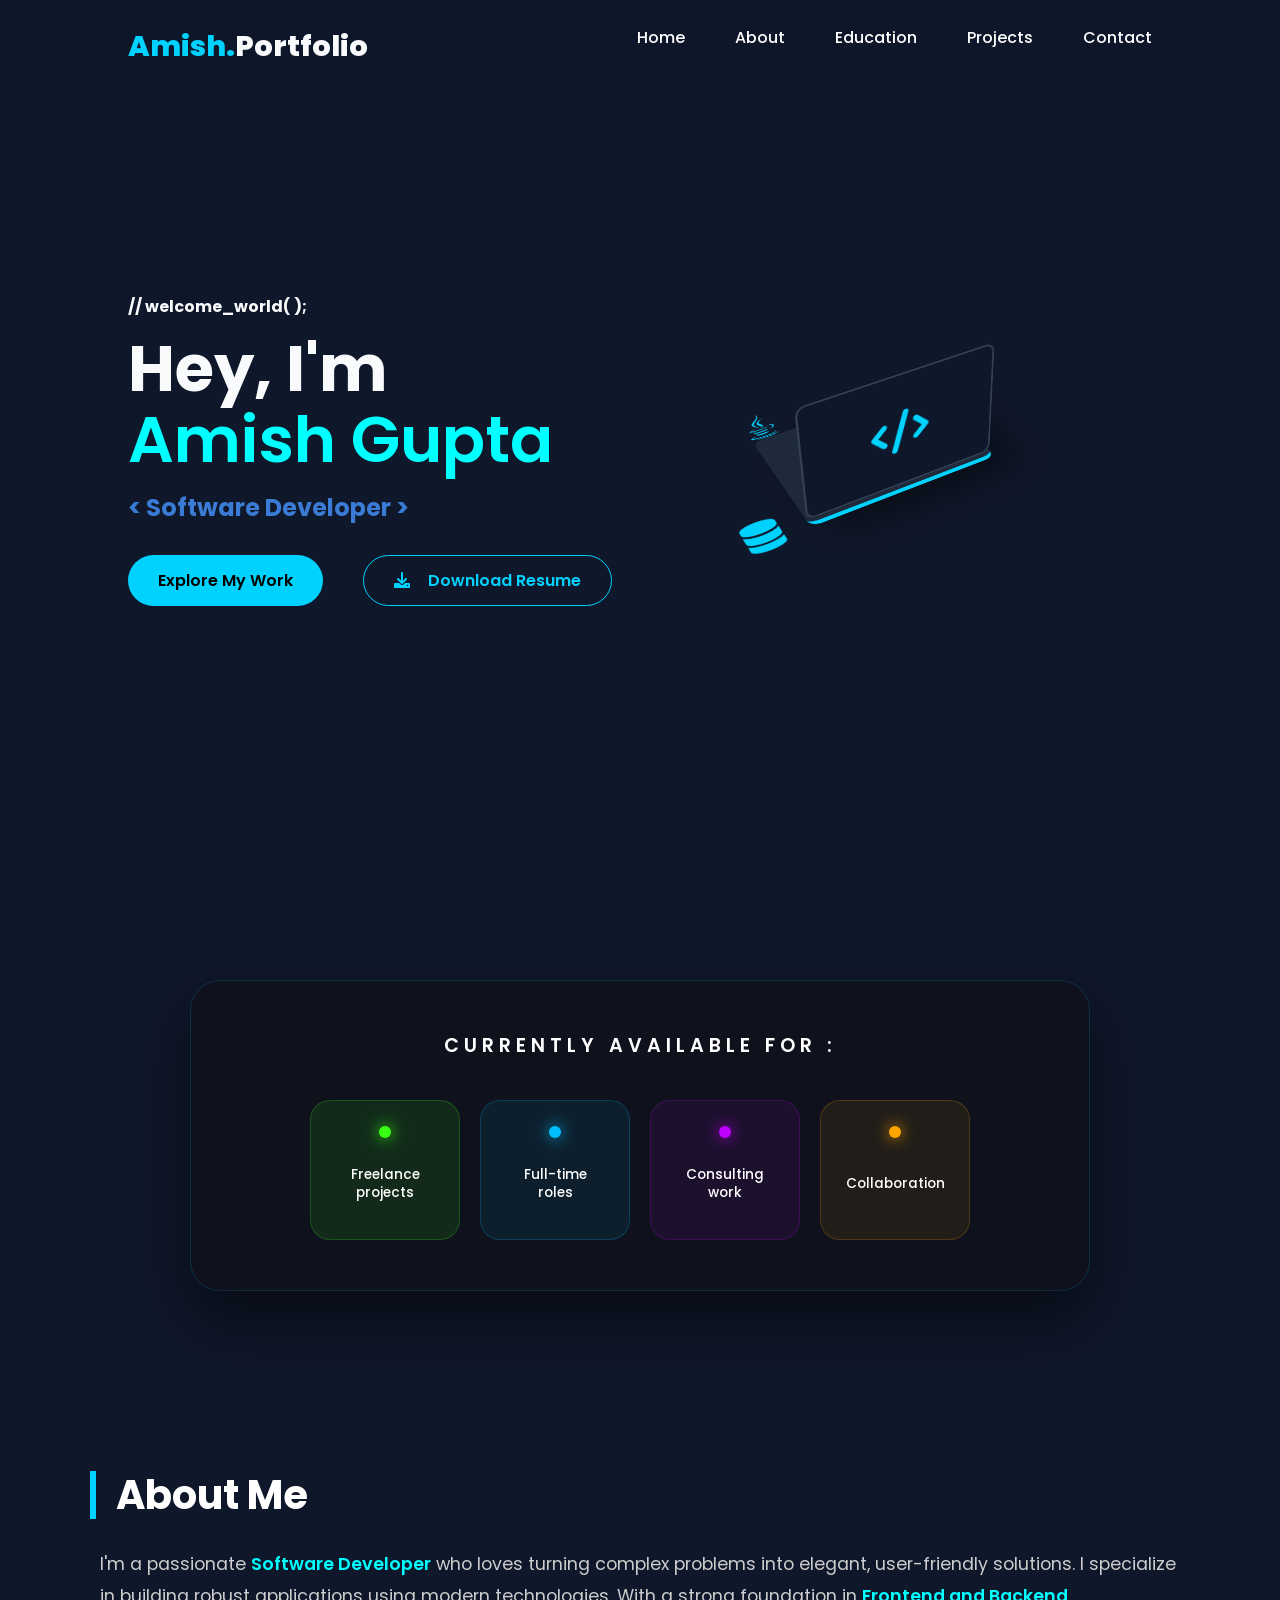
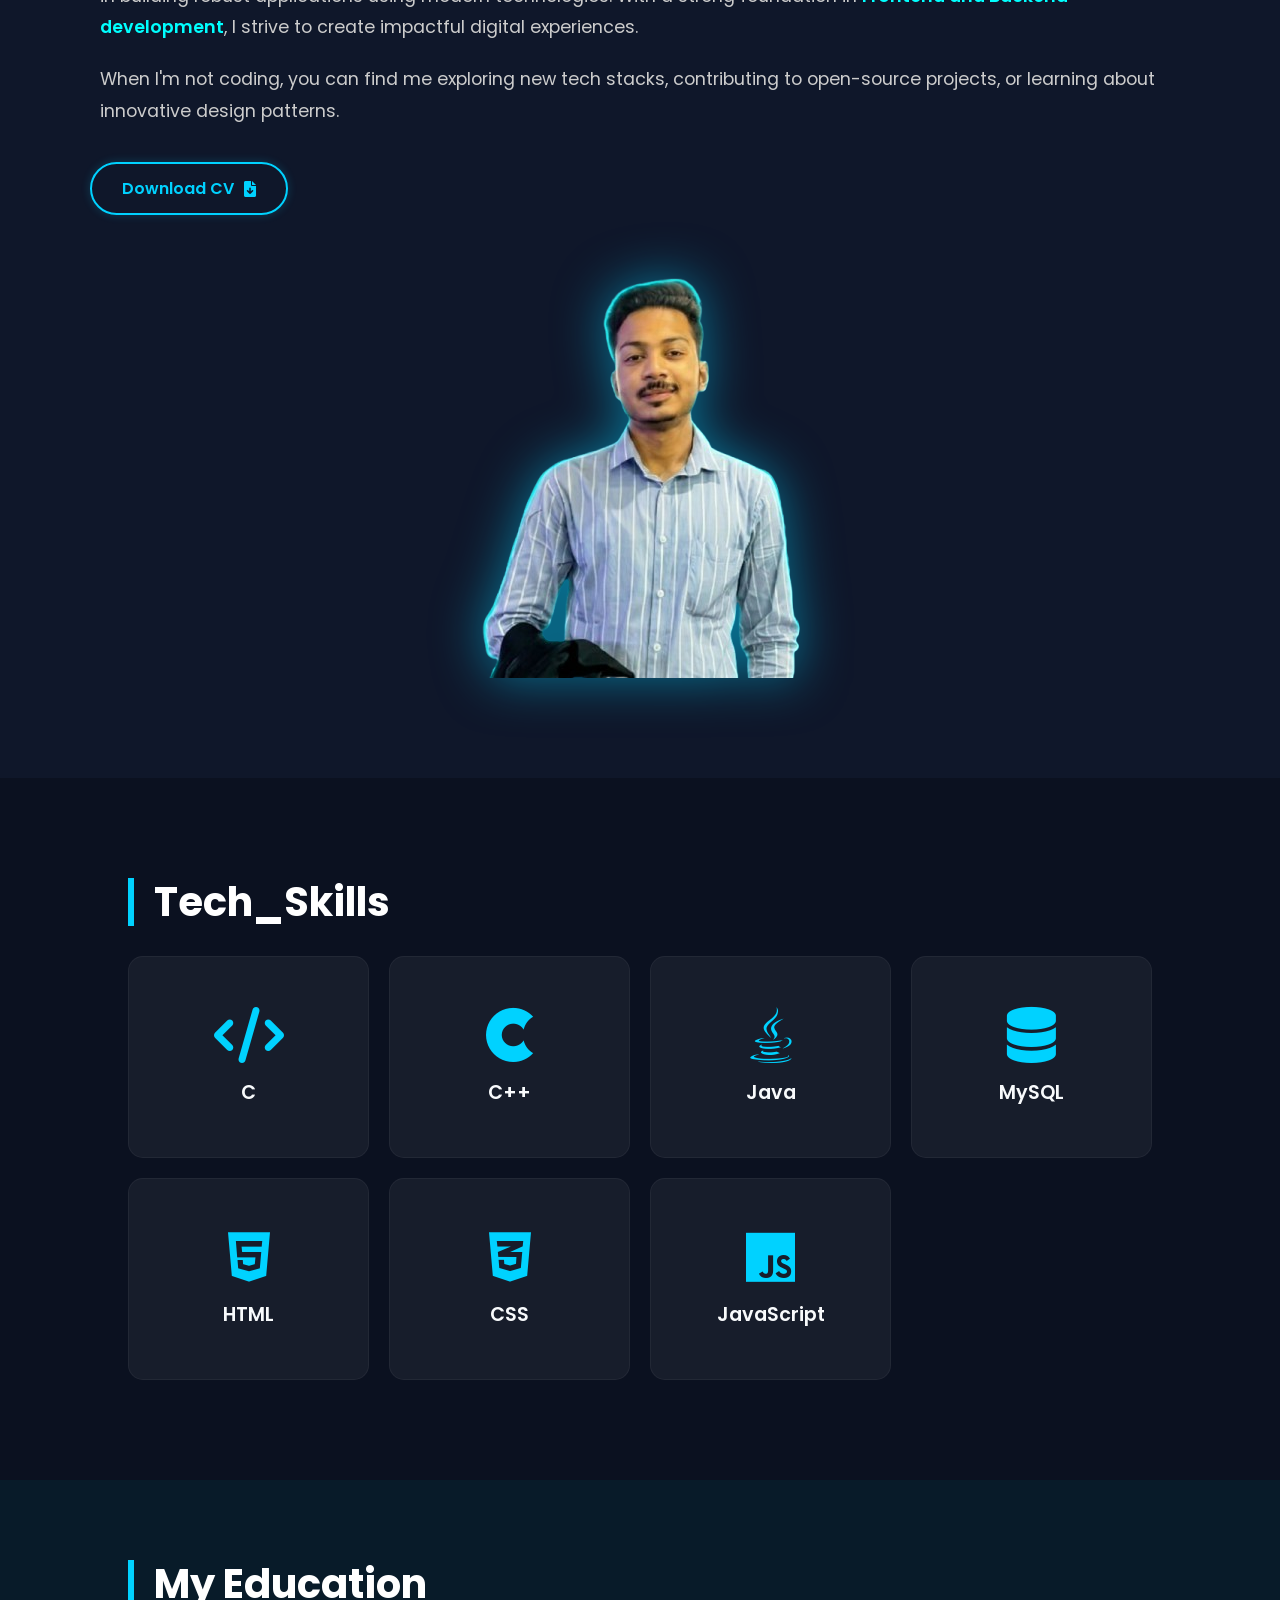
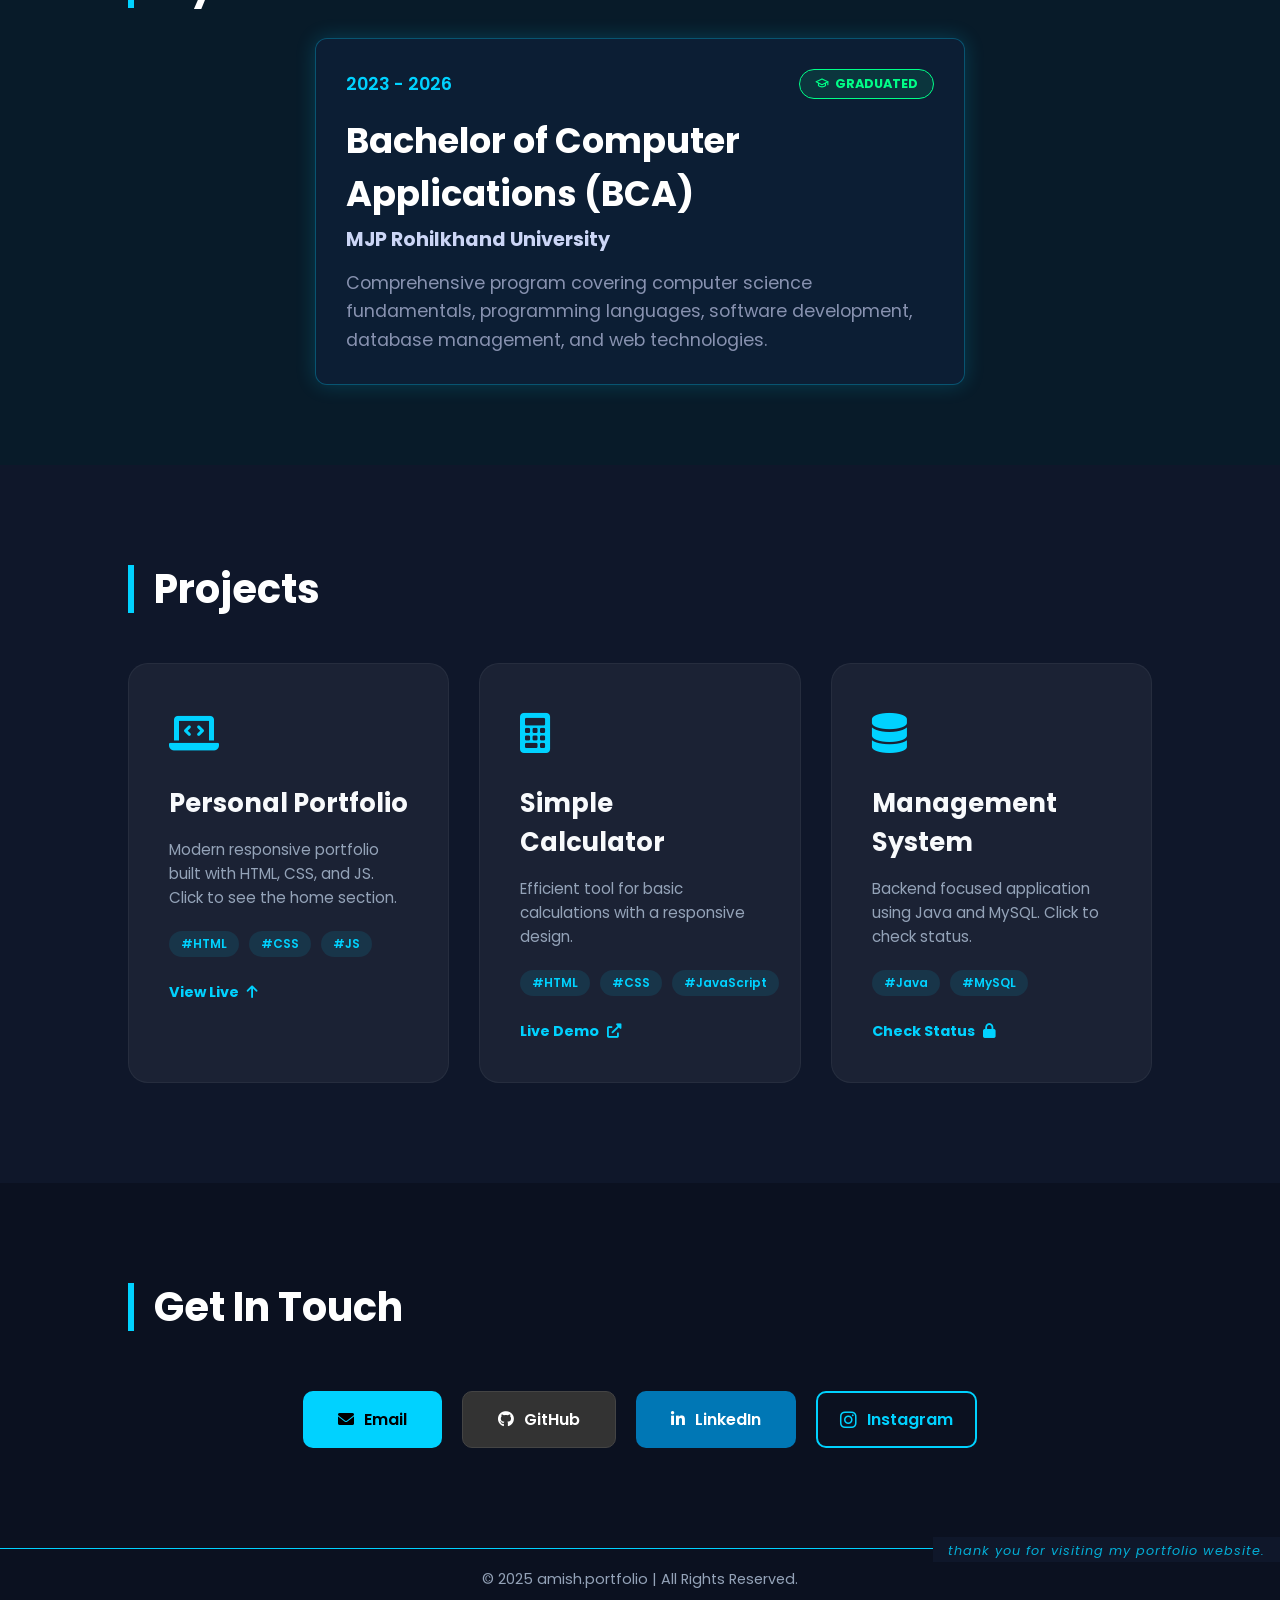
<file: index.html>
<!DOCTYPE html>
<html lang="en">
<head>
    <meta charset="UTF-8">
    <meta name="viewport" content="width=device-width, initial-scale=1.0">
    <link rel="icon" type="image/x-icon" href="assets/AG_logo.png"> 
    <link rel="stylesheet" href="style.css">
    <meta name="viewport" content="width=device-width, initial-scale=1.0">

<link rel="stylesheet" href="https://cdnjs.cloudflare.com/ajax/libs/font-awesome/6.0.0/css/all.min.css">
    <title>Amish Gupta | Portfolio</title>
    <link rel="stylesheet" href="style.css">
    <link rel="stylesheet" href="https://cdnjs.cloudflare.com/ajax/libs/font-awesome/6.0.0/css/all.min.css">
    <link href="https://fonts.googleapis.com/css2?family=Poppins:wght@300;400;600;800&display=swap" rel="stylesheet">
</head>
<body>

   <nav>
    <div class="logo"><span>Amish.</span>Portfolio</div>
    
    <div class="menu-toggle" id="mobile-menu">
        <span class="bar"></span>
        <span class="bar"></span>
        <span class="bar"></span>
    </div>

    <ul class="nav-links">
        <li><a href="#home">Home</a></li>
        <li><a href="#about">About</a></li>
        <li><a href="#education">Education</a></li>
        <li><a href="#projects">Projects</a></li>
        <li><a href="#contact">Contact</a></li>
    </ul>
</nav>

    <section id="home" class="hero fullscreen">
        <div class="hero-container">
            <div class="hero-text">
                 <h4 class="greeting">// welcome_world( );</h4>
                <h1 class="floating-text">Hey, I'm <br><span class="highlight">Amish Gupta</span></h1>
                
                <p class="role-text">&lt; Software Developer &gt;</p>
                
                
                <div class="hero-btns">
                    <a href="#projects" class="btn primary">Explore My Work</a>
                    <a href="assets/Amish_Gupta_Resume.pdf" class="btn secondary" download>
    <i class="fa-solid fa-download"></i> Download Resume
</a>
                </div>
            </div>
            
            <div class="hero-visual">
                <div class="iso-box">
                    <div class="laptop-base"></div>
                    <div class="laptop-screen">
                        <div class="screen-glow"></div>
                        <i class="fas fa-code"></i>
                    </div>
                    <div class="float-icon icon-1"><i class="fab fa-java"></i></div>
                    <div class="float-icon icon-2"><i class="fab fa-js"></i></div>
                    <div class="float-icon icon-3"><i class="fas fa-database"></i></div>
                </div>
            </div>
        </div>
    </section>

    <section class="availability-section">
    <div class="availability-card-wrapper">
        <h2 class="availability-title">Currently available for :</h2>
        <div class="availability-items">
            <div class="avail-item box freelance">
                <span class="dot"></span>
                <span class="item-text">Freelance<br>projects</span>
            </div>
            <div class="avail-item box fulltime">
                <span class="dot"></span>
                <span class="item-text">Full-time<br>roles</span>
            </div>
            <div class="avail-item box consulting">
                <span class="dot"></span>
                <span class="item-text">Consulting<br>work</span>
            </div>
            <div class="avail-item box collaboration">
                <span class="dot"></span>
                <span class="item-text">Collaboration</span>
            </div>
        </div>
    </div>
</section>

    <section id="about" class="about-section">
    <div class="about-container">
        
        <div class="about-content">
            <h2 class="section-title">About Me</h2>
            <p class="about-text">
                I'm a passionate <span class="highlight">Software Developer</span> who loves turning complex problems into elegant, user-friendly solutions. I specialize in building robust applications using modern technologies. With a strong foundation in <span class="highlight">Frontend and Backend development</span>, I strive to create impactful digital experiences.
            </p>
            <p class="about-text">
                When I'm not coding, you can find me exploring new tech stacks, contributing to open-source projects, or learning about innovative design patterns.
            </p>
            
            <div class="about-cta">
                <a href="assets/Amish_Gupta_Resume.pdf" class="btn btn-cv" download>
                    Download CV <i class="fas fa-file-download"></i>
                </a>
            </div>
        </div>
        
        <div class="about-image-wrapper">
            <img src="assets/profile_pic.png" alt="Amish Gupta" class="about-image">
        </div>
        
    </div>
</section>

    <section id="skills" class="section bg-dark-alt">
        <div class="container">
            <h2 class="section-title">Tech_Skills</h2>
            <div class="skills-grid">
                <div class="skill-card" onclick="openSkill('C', 'Mastered memory management and procedural logic.')"><i class="fas fa-code"></i><span>C</span></div>
                <div class="skill-card" onclick="openSkill('C++', 'Deep understanding of OOPs and Algorithms.')"><i class="fab fa-cuttlefish"></i><span>C++</span></div>
                <div class="skill-card" onclick="openSkill('Java', 'Building robust and scalable applications.')"><i class="fab fa-java"></i><span>Java</span></div>
                <div class="skill-card" onclick="openSkill('MySQL', 'Experienced in database design and SQL.')"><i class="fas fa-database"></i><span>MySQL</span></div>
                <div class="skill-card" onclick="openSkill('HTML', 'Crafting semantic web structures.')"><i class="fab fa-html5"></i><span>HTML</span></div>
                <div class="skill-card" onclick="openSkill('CSS', 'Styling modern layouts with animations.')"><i class="fab fa-css3-alt"></i><span>CSS</span></div>
                <div class="skill-card" onclick="openSkill('JavaScript', 'Expertise in dynamic front-end logic.')"><i class="fab fa-js"></i><span>JavaScript</span></div>
            </div>
        </div>
    </section>

    <section class="education" id="education">
    <h2 class="heading">My Education</h2>

    <div class="education-container">
        <div class="edu-card">
            <div class="card-header">
                <span class="year">2023 - 2026</span>
                <span class="status-badge">
    <svg width="14" height="14" viewBox="0 0 24 24" fill="none" stroke="currentColor" stroke-width="2" stroke-linecap="round" stroke-linejoin="round" xmlns="http://www.w3.org/2000/svg">
        <path d="M22 10L12 5L2 10L12 15L22 10Z"></path>
        <path d="M6 12.5V16.5C6 16.5 8 18.5 12 18.5C16 18.5 18 16.5 18 16.5V12.5"></path>
        <path d="M22 10V15"></path>
    </svg>
    Graduated
</span>
            </div>
            
            <div class="card-body">
                <h3>Bachelor of Computer Applications (BCA)</h3>
                <h4 class="university">MJP Rohilkhand University</h4>
                <div class="divider"></div>
                <p>
                    Comprehensive program covering computer science fundamentals, 
                    programming languages, software development, database management, 
                    and web technologies.
                </p>
            </div>
        </div>
    </div>
</section>


    <section id="projects" class="section">
    <div class="container">
        <h2 class="section-title">Projects</h2>
        <div class="projects-grid">
            
            <div class="project-card" onclick="window.location.href='#home'" style="cursor:pointer;">
                <div class="pj-icon"><i class="fas fa-laptop-code"></i></div>
                <h3>Personal Portfolio</h3>
                <p>Modern responsive portfolio built with HTML, CSS, and JS. Click to see the home section.</p>
                <div class="pj-tags"><span>#HTML</span> <span>#CSS</span> <span>#JS</span></div>
                <a href="#home" class="pj-link">View Live <i class="fas fa-arrow-up"></i></a>
            </div>

            <div class="project-card" onclick="openProjectDetails('Basic Digital Calculator', 'A clean and functional calculator built to handle everyday arithmetic operations. Focused on user-friendly interface and bug-free logic implementation.', 'calculator/index.html')" style="cursor:pointer;">
    <div class="pj-icon"><i class="fas fa-calculator"></i></div>
    <h3>Simple Calculator</h3>
    <p>Efficient tool for basic calculations with a responsive design.</p>
    <div class="pj-tags"><span>#HTML</span> <span>#CSS</span> <span>#JavaScript</span></div>
    <a href="javascript:void(0)" class="pj-link">Live Demo <i class="fas fa-external-link-alt"></i></a>
</div>

            <div class="project-card" onclick="showComingSoon()" style="cursor:pointer;">
                <div class="pj-icon"><i class="fas fa-database"></i></div>
                <h3>Management System</h3>
                <p>Backend focused application using Java and MySQL. Click to check status.</p>
                <div class="pj-tags"><span>#Java</span> <span>#MySQL</span></div>
                <a href="javascript:void(0)" class="pj-link">Check Status <i class="fas fa-lock"></i></a>
            </div>

        </div>
    </div>
</section>

    <section id="contact" class="section text-center bg-dark-alt">
        <div class="container">
            <h2 class="section-title">Get In Touch</h2>
            <div class="contact-btns">
                <a href="mailto:amishxofficial@gmail.com" class="c-btn email"><i class="fas fa-envelope"></i> Email</a>
                <a href="https://github.com/amishxofficial" target="_blank" class="c-btn github"><i class="fab fa-github"></i> GitHub</a>
                <a href="https://www.linkedin.com/in/amish-gupta-4a487a313" target="_blank" class="c-btn linkedin"><i class="fab fa-linkedin-in"></i> LinkedIn</a>
                <a href="https://instagram.com/_amishgupta" target="_blank" class="c-btn instagram">
    <i class="fab fa-instagram"></i> Instagram
</a>
    </a>
            </div>
            
        </div>
    </section>

    <footer>
        <div class="footer-signature">
        <span>Thank you for visiting my portfolio website.</span>
    </div>
        <p>&copy; 2025 amish.portfolio | All Rights Reserved.</p>
    </footer>

    <div id="skillModal" class="modal">
        <div class="modal-content">
            <span class="close" onclick="closeModal()">&times;</span>
            <h3 id="modalTitle"></h3>
            <p id="modalDesc"></p>
        </div>
    </div>

    <script src="script.js"></script>
</body>
</html>
</file>
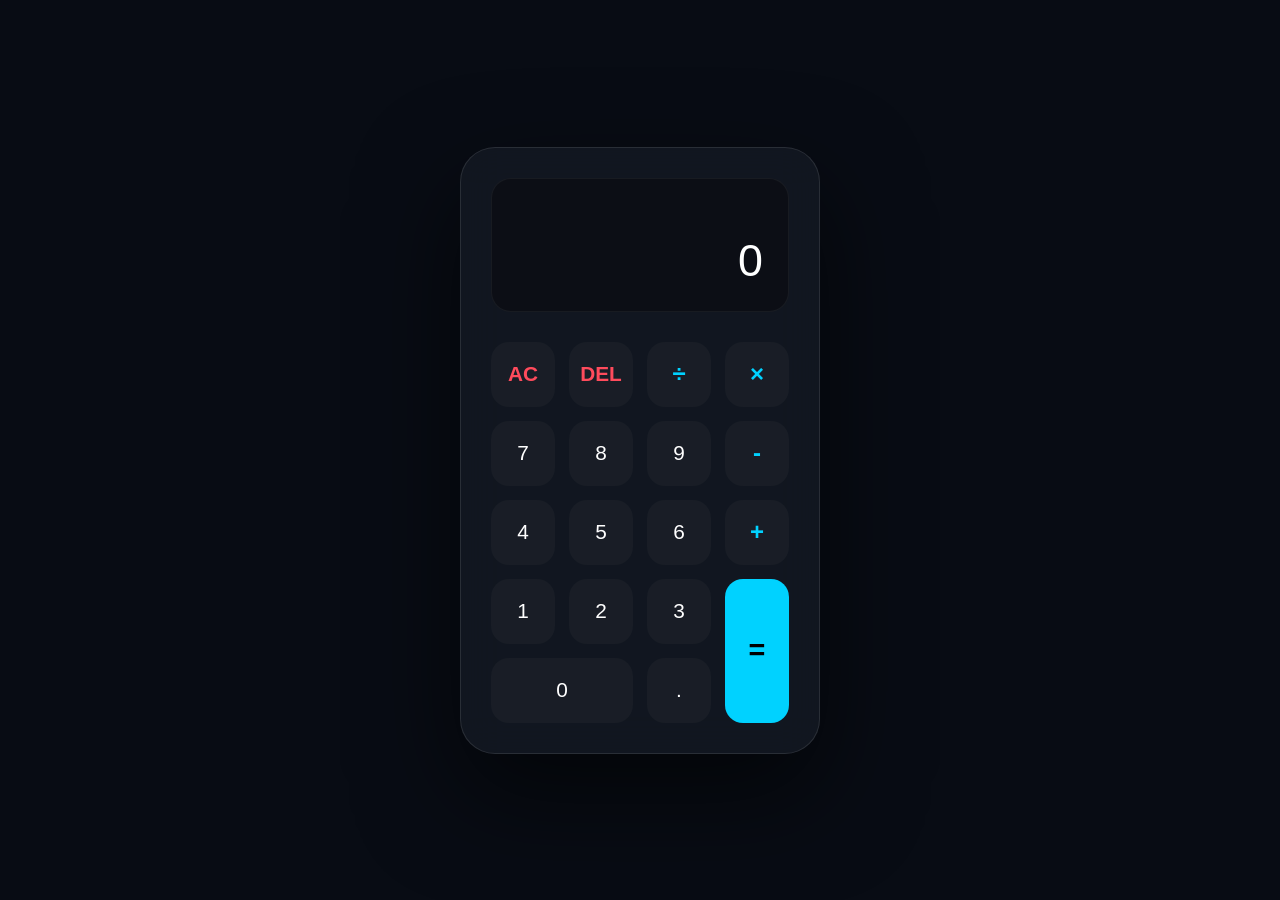
<file: calculator/index.html>
<!DOCTYPE html>
<html lang="en">
<head>
    <meta charset="UTF-8">
    <meta name="viewport" content="width=device-width, initial-scale=1.0">
    <link rel="icon" type="image/x-icon" href="Calculator/AG_logo.png">
    <title>Calculator | Amish.Portfolio</title>
    <link rel="stylesheet" href="style.css">
</head>
<body>
    <div class="calc-container">
        <div class="calculator">
            <div class="display">
                <div id="previous-op" class="previous-op"></div>
                <div id="current-op" class="current-op">0</div>
            </div>

            <div class="buttons">
                <button class="btn accent" onclick="clearDisplay()">AC</button>
                <button class="btn accent" onclick="deleteLast()">DEL</button>
                <button class="btn operator" onclick="appendOperator('/')">÷</button>
                <button class="btn operator" onclick="appendOperator('*')">×</button>
                
                <button class="btn" onclick="appendNumber('7')">7</button>
                <button class="btn" onclick="appendNumber('8')">8</button>
                <button class="btn" onclick="appendNumber('9')">9</button>
                <button class="btn operator" onclick="appendOperator('-')">-</button>
                
                <button class="btn" onclick="appendNumber('4')">4</button>
                <button class="btn" onclick="appendNumber('5')">5</button>
                <button class="btn" onclick="appendNumber('6')">6</button>
                <button class="btn operator" onclick="appendOperator('+')">+</button>
                
                <button class="btn" onclick="appendNumber('1')">1</button>
                <button class="btn" onclick="appendNumber('2')">2</button>
                <button class="btn" onclick="appendNumber('3')">3</button>
                
                <button class="btn equal" onclick="calculate()">=</button>
                
                <button class="btn double" onclick="appendNumber('0')">0</button>
                <button class="btn" onclick="appendNumber('.')">.</button>
            </div>
        </div>
    </div>
    <script src="script.js"></script>
</body>
</html>
</file>
<file: style.css>
:root {   
    --bg: #0f172a;
    --bg-alt: #0b1120;
    --primary: #00d2ff;
    --secondary: #3a7bd5;
    --text: #f8fafc;
    --text-dim: #94a3b8;
    --card-bg: rgba(255, 255, 255, 0.05);
}

html, body {
    overflow-x: hidden; 
    width: 100%;
}

* { margin: 0; padding: 0; box-sizing: border-box; }
body { font-family: 'Poppins', sans-serif; background: var(--bg); color: var(--text); overflow-x: hidden; }
html { scroll-behavior: smooth; }

/* Navigation */
nav { display: flex; justify-content: space-between; padding: 25px 10%; position: fixed; width: 100%; top: 0; background: rgba(15, 23, 42, 0.9); backdrop-filter: blur(10px); z-index: 1000; }
.logo { font-size: 1.8rem; font-weight: 800; }
.logo span { color: var(--primary); }
.nav-links { display: flex; list-style: none; gap: 30px; }
.nav-links a { text-decoration: none; color: white; transition: 0.3s; }
.btn-nav { border: 1px solid var(--primary); padding: 5px 15px; border-radius: 4px; color: var(--primary) !important; }

/* Hero Section */
.fullscreen { min-height: 100vh; display: flex; align-items: center; }
.hero { padding: 0 10%; }
.hero-container { display: grid; grid-template-columns: 1.2fr 1fr; gap: 50px; width: 100%; align-items: center; }
.hero-text h1 { font-size: 4rem; line-height: 1.1; margin: 15px 0; }
.highlight { color: var(--primary); }
.floating-text { animation: float 4s ease-in-out infinite; }

/* Software Developer Text */
.role-text { font-size: 1.5rem; color: var(--secondary); font-weight: 700; margin-bottom: 20px; }

/* --- FULL SYMMETRICAL AVAILABILITY SECTION --- */
.availability-section {
    padding: 80px 20px;
    display: flex;
    justify-content: center;
    width: 100%;
}

.availability-card-wrapper {
    background: rgba(15, 15, 20, 0.6);
    padding: 50px 30px;
    border-radius: 30px;
    border: 1px solid rgba(0, 210, 255, 0.15);
    box-shadow: 0 30px 60px rgba(0, 0, 0, 0.5);
    text-align: center;
    max-width: 900px;
    width: 95%;
}

.availability-title {
    font-family: 'Inter', 'Poppins', sans-serif;
    font-size: 1.2rem;
    font-weight: 600;
    color: white;
    text-transform: uppercase;
    letter-spacing: 5px;
    margin-bottom: 40px;
}

.availability-items {
    display: flex;
    flex-wrap: wrap;
    justify-content: center;
    gap: 20px;
}

/* BOX ALIGNMENT FIX */
.avail-item.box {
    display: flex;
    flex-direction: column;
    align-items: center;
    justify-content: flex-start; /* Dots ko top se align rakhega */
    width: 150px;
    height: 140px; /* Thodi zyada height stability ke liye */
    padding: 25px 15px;
    border-radius: 20px;
    transition: all 0.4s ease;
    box-sizing: border-box;
}

/* DOT ALIGNMENT FIX */
.dot { 
    height: 12px;
    width: 12px;
    border-radius: 50%;
    display: block;
    margin-bottom: 15px; /* Dot ke niche fix gap */
    flex-shrink: 0; 
}

/* TEXT ALIGNMENT FIX */
.item-text {
    font-size: 0.85rem;
    font-weight: 500;
    color: #ffffff;
    line-height: 1.3;
    text-align: center;
    margin-top: auto; /* Agar text 1 line ka hai toh bhi stable rakhega */
    margin-bottom: auto;
}

/* 1. Base Dot Style */
.dot { 
    height: 12px;
    width: 12px;
    border-radius: 50%;
    display: block;
    margin: 0 auto 15px; 
    flex-shrink: 0;
}

/* 2. Unified Box & Dot Colors (New Palette) */

/* Freelance - Original Parrot Green */
.avail-item.box.freelance { 
    background: rgba(57, 255, 20, 0.1); 
    border: 1px solid rgba(57, 255, 20, 0.2); 
}

.avail-item.box.freelance .dot { 
    background: #39FF14; 
    box-shadow: 0 0 15px #39FF14, 0 0 30px rgba(57, 255, 20, 0.3); 
}

/* 2. Full-time - Bright Blue */
.avail-item.box.fulltime { 
    background: rgba(0, 191, 255, 0.08); /* Lighter Blue */
    border: 1px solid rgba(0, 191, 255, 0.2); 
}
.avail-item.box.fulltime .dot { 
    background: #00BFFF; 
    box-shadow: 0 0 15px #00BFFF; 
}

/* 3. Consulting - Purple/Violet */
.avail-item.box.consulting { 
    background: rgba(191, 0, 255, 0.08); /* Lighter Purple */
    border: 1px solid rgba(191, 0, 255, 0.2); 
}
.avail-item.box.consulting .dot { 
    background: #BF00FF; 
    box-shadow: 0 0 15px #BF00FF; 
}

/* 4. Collaboration - Orange */
.avail-item.box.collaboration { 
    background: rgba(255, 165, 0, 0.08); /* Lighter Orange */
    border: 1px solid rgba(255, 165, 0, 0.2); 
}
.avail-item.box.collaboration .dot { 
    background: #FFA500; 
    box-shadow: 0 0 15px #FFA500; 
}

/* --- Hover Effect --- */
.avail-item.box:hover {
    transform: translateY(-8px);
    background: rgba(255, 255, 255, 0.12) !important;
    border-color: rgba(255, 255, 255, 0.3) !important;
}

/* Isometric Visual */
.hero-visual { position: relative; height: 400px; display: flex; justify-content: center; align-items: center; perspective: 1000px; }
.iso-box { position: relative; width: 300px; height: 200px; transform: rotateX(50deg) rotateZ(-30deg); transform-style: preserve-3d; }
.laptop-base { position: absolute; width: 200px; height: 140px; background: #1e293b; border-radius: 10px; border-bottom: 5px solid var(--primary); box-shadow: 20px 20px 50px rgba(0,0,0,0.5); }
.laptop-screen { position: absolute; width: 200px; height: 130px; background: #0f172a; border: 2px solid #334155; border-radius: 10px; transform: rotateX(-90deg) translateY(-65px) translateZ(65px); display: flex; align-items: center; justify-content: center; font-size: 3rem; color: var(--primary); }
.float-icon { position: absolute; font-size: 2.5rem; color: var(--primary); animation: iconFloat 3s ease-in-out infinite; }
.icon-1 { top: -50px; left: 0; }
.icon-2 { top: 0; left: 220px; animation-delay: 0.5s; }
.icon-3 { top: 100px; left: -60px; animation-delay: 1s; }

/* Skills Buttons (Big) */
.skills-grid { display: grid; grid-template-columns: repeat(auto-fit, minmax(200px, 1fr)); gap: 20px; }
.skill-card { background: var(--card-bg); padding: 50px 20px; border-radius: 15px; text-align: center; cursor: pointer; border: 1px solid rgba(255,255,255,0.05); transition: 0.3s; }
.skill-card:hover { border-color: var(--primary); transform: translateY(-10px); background: rgba(0,210,255,0.1); }
.skill-card i { font-size: 3.5rem; color: var(--primary); display: block; margin-bottom: 15px; }
.skill-card span { font-weight: 600; font-size: 1.2rem; }

/* Projects Grid Styling */
.projects-grid { display: grid; grid-template-columns: repeat(auto-fit, minmax(320px, 1fr)); gap: 30px; margin-top: 20px; }
.project-card { background: var(--card-bg); padding: 40px; border-radius: 20px; border: 1px solid rgba(255, 255, 255, 0.05); transition: all 0.4s ease; position: relative; overflow: hidden; }
.project-card:hover { border-color: var(--primary); transform: translateY(-10px); box-shadow: 0 20px 40px rgba(0, 210, 255, 0.1); }
.pj-icon { font-size: 2.5rem; color: var(--primary); margin-bottom: 20px; }
.project-card h3 { font-size: 1.6rem; margin-bottom: 15px; color: var(--text); }
.project-card p { color: var(--text-dim); font-size: 0.95rem; margin-bottom: 20px; line-height: 1.6; }
.pj-tags { display: flex; gap: 10px; margin-bottom: 25px; }
.pj-tags span { font-size: 0.75rem; background: rgba(0, 210, 255, 0.1); color: var(--primary); padding: 4px 12px; border-radius: 50px; font-weight: 600; }
.pj-link { text-decoration: none; color: var(--primary); font-weight: 700; font-size: 0.9rem; display: flex; align-items: center; gap: 8px; transition: 0.3s; }
.pj-link:hover { gap: 12px; text-shadow: 0 0 10px var(--primary); }

/* Contact Buttons */
.contact-btns { display: flex; gap: 20px; justify-content: center; margin-top: 30px; flex-wrap: wrap; }
.c-btn { padding: 15px 35px; border-radius: 10px; text-decoration: none; font-weight: 600; color: white; transition: 0.3s; display: flex; align-items: center; gap: 10px; }
.email { background: var(--primary); color: #000; }
.github { background: #333; border: 1px solid #444; }
.linkedin { background: #0077b5; }
.c-btn:hover { transform: translateY(-5px); filter: brightness(1.2); }

/* Section & Footer */
.section { padding: 100px 10%; }
.bg-dark-alt { background: var(--bg-alt); }
.section-title { font-size: 2.5rem; margin-bottom: 40px; border-left: 5px solid var(--primary); padding-left: 15px; }
footer { padding: 40px; text-align: center; border-top: 1px solid rgba(255,255,255,0.05); background: var(--bg-alt); color: var(--text-dim); }

/* Animations & Utility */
@keyframes float { 0%, 100% { transform: translateY(0); } 50% { transform: translateY(-15px); } }
@keyframes iconFloat { 0%, 100% { transform: translateY(0); } 50% { transform: translateY(-20px); } }
.btn { padding: 15px 35px; border-radius: 8px; text-decoration: none; font-weight: 600; transition: 0.3s; display: inline-block; }
.primary { background: var(--primary); color: black; margin-right: 15px; }
.secondary { border: 1px solid var(--primary); color: var(--primary); }

/* Modal */
.modal { display: none; position: fixed; z-index: 2000; left: 0; top: 0; width: 100%; height: 100%; background: rgba(0,0,0,0.8); backdrop-filter: blur(5px); }
.modal-content { background: var(--bg); margin: 15% auto; padding: 40px; border: 1px solid var(--primary); width: 400px; border-radius: 15px; text-align: center; position: relative; }
.close { position: absolute; right: 20px; top: 10px; font-size: 30px; cursor: pointer; color: var(--primary); }

/* Logo Hover Effect */
.logo a {
    display: inline-block;
    transition: all 0.3s ease; /* For Smooth transition */
    text-decoration: none;
}

.logo a:hover {
    transform: translateY(-2px) scale(1.05); 
    text-shadow: 0 0 15px rgba(0, 210, 255, 0.7); /* Blue neon glow */
}

/* glow effect when mouse points (amish.portfolio) */
.logo a:hover span {
    color: #fff !important; 
    text-shadow: 0 0 20px #00d2ff;
}

/* --- Buttons(explore work)(download resume) Shimmer aur Glow Effect --- */

/* 1. Common style for both buttons */
.btn {
    position: relative;
    overflow: hidden; /* Important for keep the shining inside the button only */
    transition: all 0.4s ease-in-out;
    z-index: 1;
    display: inline-block;
    text-decoration: none;
}

/* 2. Shimmer's logic */
.btn::before {
    content: '';
    position: absolute;
    top: 0;
    left: -100%;
    width: 100%;
    height: 100%;
    background: linear-gradient(
        120deg,
        transparent,
        rgba(255, 255, 255, 0.4), /* White shine */
        transparent
    );
    transition: all 0.6s ease;
    z-index: -1;
}

/* 3. Line goes from Left to right when hovering */
.btn:hover::before {
    left: 100%;
}

/* 4. button pop-up when hover */
.btn:hover {
    transform: translateY(-4px) scale(1.03);
}

/* 5. Primary button (Explore My Work) glow effect */
.btn.primary:hover {
    box-shadow: 0 10px 20px rgba(0, 210, 255, 0.5);
}

/* 6. Secondary button (Get In Touch) glow */
.btn.secondary:hover {
    background: rgba(0, 210, 255, 0.1); /* light blue tint */
    box-shadow: 0 10px 20px rgba(0, 210, 255, 0.3);
}

/* Navigation Links Style */
.nav-links a {
    position: relative;
    text-decoration: none;
    color: #fff;
    font-weight: 500;
    margin-left: 20px;
    transition: all 0.3s ease;
}

/* Text color change when hover */
.nav-links a:hover {
    color: #00d2ff; 
    text-shadow: 0 0 10px rgba(0, 210, 255, 0.5);
}

/* Underline Effect */
.nav-links a::after {
    content: '';
    position: absolute;
    width: 0;
    height: 2px;
    bottom: -5px;
    left: 0;
    background-color: #00d2ff;
    transition: width 0.3s ease;
}

/* Line expand when mouse points */
.nav-links a:hover::after {
    width: 100%;
}

/* Resume Button specific style */
.btn.secondary i {
    margin-right: 8px;  
    transition: transform 0.3s ease;
}

.btn.secondary:hover i {
    transform: translateY(3px); /*(Download vibe) */
}

.btn.secondary:hover {
    border-color: #00d2ff;
    color: #00d2ff;
    background: rgba(0, 210, 255, 0.05);
    box-shadow: 0 0 15px rgba(0, 210, 255, 0.3);
}

/* --- ABOUT SECTION STYLES --- */
.about-section {
    padding: 100px 20px;
    background: transparent;
    width: 100%;
    display: flex;
    justify-content: center;
}

.about-container {
    max-width: 1100px;
    width: 90%;
    display: flex;
    align-items: center; /* Vertically center image & text */
    justify-content: space-between;
    gap: 50px;
}

/* LEFT SIDE: CONTENT */
.about-content {
    flex: 1; /* Takes 60% space */
    text-align: left;
}

.section-title {
    font-family: 'Poppins', sans-serif;
    font-size: 2.5rem;
    font-weight: 700;
    color: #ffffff;
    margin-bottom: 25px;
    position: relative;
    display: inline-block;
}

/* Subtle line below title */
.section-title::after {
    content: '';
    position: absolute;
    bottom: -10px;
    left: 0;
    width: 60px;
    height: 4px;
    background: #00d2ff;  
    border-radius: 2px;
}

.about-text {
    font-size: 1.1rem;
    color: #cccccc;
    line-height: 1.8;
    margin-bottom: 20px;
}

/* Cyan Highlight for keywords */
.highlight {
    color: cyan; 
    font-weight: 600;
}

/* RIGHT SIDE: IMAGE */
.about-image-wrapper {
    flex: 0 0 350px; /* Takes fixed 350px space */
    display: flex;
    justify-content: center;
    align-items: center;
}

.about-image {
    width: 180%;
    height: auto;
    border-radius: 20px; /* Optional: Slight rounded corners */
    
    /* THE SIGNATURE CYAN GLOW */
    filter: drop-shadow(0 0 25px rgba(0, 210, 255, 0.5));
    
    /* Subtle Floating Animation */
    animation: floatImage 4s ease-in-out infinite;
    transition: all 0.5s ease;
}

/* Image zoom on hover */
.about-image:hover {
    transform: scale(1.03);
    filter: drop-shadow(0 0 35px rgba(0, 210, 255, 0.7));
}

@keyframes floatImage {
    0%, 100% { transform: translateY(0); }
    50% { transform: translateY(-10px); }
}

/* --- CTA BUTTON STYLE --- */
.about-cta {
    margin-top: 35px;
}

.btn {
    display: inline-flex;
    align-items: center;
    gap: 10px;
    padding: 12px 30px;
    border-radius: 30px;
    text-decoration: none;
    font-weight: 600;
    font-size: 1rem;
    transition: all 0.3s ease;
}

.btn-cv {
    background: transparent;
    color: #00d2ff;
    border: 2px solid #00d2ff;
    box-shadow: 0 0 10px rgba(0, 210, 255, 0.2);
}

.btn-cv:hover {
    background: #00d2ff;
    color: #111; /* Dark text on bright background */
    box-shadow: 0 0 20px rgba(0, 210, 255, 0.6);
    transform: translateY(-3px);
}

/* =========================================
   🛑 POORA PURANA @MEDIA HATA KAR YE DALEIN
========================================= */
@media (max-width: 768px) {
    /* 1. Pure Section ko top se itna niche karo ki Navbar se na takraye */
    .hero {
        padding-top: 120px !important; /* Navbar 70-80px ka hota hai, 120px safe hai */
        min-height: 100vh !important;
        display: flex !important;
        flex-direction: column !important;
        justify-content: flex-start !important;
        align-items: center !important;
    }

    .hero-container {
        width: 100% !important;
        display: flex !important;
        flex-direction: column !important;
        align-items: center !important;
        text-align: center !important;
        margin: 0 !important;
        padding: 0 20px !important;
    }

    /* 2. Greeting line (// welcome_world) */
    .greeting {
        display: block !important;
        font-size: 0.85rem !important; 
        margin-bottom: 15px !important;
        color: #00d2ff !important; 
        width: 100% !important;
        text-align: center !important;
    }

    /* 3. Name Heading */
    .hero-text h1 {
        font-size: 1.8rem !important; /* Size control */
        line-height: 1.2 !important;
        margin: 10px 0 !important;
    }

    /* 4. Buttons */
    .hero-btns .btn {
        width: 250px !important;      /* Button ki width */
        display: flex !important;      /* Flex use karenge centering ke liye */
        justify-content: center !important; /* Text ko horizontally center karega */
        align-items: center !important;    /* Text ko vertically center karega */
        text-align: center !important;     /* Extra safety for text */
        padding: 12px 0 !important;        /* Side padding zero kardo taaki text center mein rahe */
        margin: 0 auto !important;
    }

    .hero-btns .btn {
        width: 250px !important; /* Fixed width taaki dono ek jaise dikhein */
        margin: 0 !important;
    }
}

    /* 2. Isometric Box: Purani positions override karke center karo */
    .iso-box {
        /* ⚠️ DO NOT change transform or rotation here */
        position: relative !important; 
        margin: 0 auto !important; /* Horizontal Center */
        left: unset !important;    /* Purani left coordinate hatao */
        right: unset !important;   /* Purani right coordinate hatao */
        top: 0 !important;
        display: block !important;
    }

    /* 3. Isometric Elements Alignment reset */
    .laptop-base, .laptop-screen {
        margin: 0 auto !important;
        /* Yahan purani isometric values override na karein */
    }

    /* 2. About Section Fix (Jo kat rahi thi) */
    .about {
        width: 100%;
        display: flex;
        flex-direction: column;
        align-items: center;
    }

    .about-container {
        display: flex !important;
        flex-direction: column !important; /* Force Column (Side space nahi hai) */
        align-items: center !important;
        text-align: center;
        width: 100% !important;
        gap: 30px;
    }

    .about-img {
        width: 100%;
        display: flex;
        justify-content: center;
        margin: 0 auto;
    }

    .about-img img {
        width: 100% !important;
        max-width: 280px !important; /* Photo na kat sake */
        height: auto;
        border-radius: 50%; /* Agar round photo hai toh */
        margin: 0 auto;
    }

    .about-text {
        width: 100%;
        padding: 0 10px;
    }

    /* 3. Footer (Final Line Fix) */
    footer {
        width: 100%;
        padding: 20px 0;
        text-align: center;
    }

    footer p {
        font-size: 14px;
        white-space: normal !important; /* Line wrap karega */
        width: 90%;
        margin: 0 auto;
    }



/* Container reset */
.education {
    padding: 80px 10%;
    background: #081b29;
    text-align: left;
}

/* Heading - Fixed Size & Position */
.section-title, 
.education .heading {
    font-size: 2.5rem !important; 
    font-weight: 700;
    color: #ffffff;
    margin-bottom: 30px;
    border-left: 6px solid var(--primary); 
    padding-left: 20px;
    display: inline-block;
    text-align: left;
    text-transform: none; 
}

/* Card Styling - Same as "Available for Work" Shadow Border */
.education-container {
    display: flex;
    justify-content: center;
}

.edu-card {
    background: rgba(17, 34, 64, 0.5); /* Deep Blue/Dark theme */
    border: 1px solid rgba(0, 210, 255, 0.3);
    border-radius: 12px;
    padding: 30px;
    max-width: 650px;
    width: 100%;
    box-shadow: 0 0 20px rgba(0, 210, 255, 0.2); /* Shadow Border Effect */
    text-align: left; 
    transition: 0.3s;
}

.edu-card:hover {
    box-shadow: 0 0 30px rgba(0, 210, 255, 0.4);
    transform: translateY(-5px);
}

/* Header Inside Card */
.card-header {
    display: flex;
    justify-content: space-between;
    align-items: center;
    margin-bottom: 15px;
}

.year {
    color: #00d2ff;
    font-size: 1.1rem;
    font-weight: 600;
}

/* Green Capsule (Graduated) */
.status-badge {
    background: rgba(0, 255, 136, 0.1);
    color: #00ff88;
    
    /* SAME ORIGINAL PADDING */
    padding: 5px 15px; 
    
    border-radius: 20px;
    
    /* SAME ORIGINAL FONT SIZE */
    font-size: 0.8rem; 
    
    border: 1px solid #00ff88;
    text-transform: uppercase;
    font-weight: 700;
    
    /* Icon alignment */
    display: inline-flex;
    align-items: center;
    justify-content: center;
    
    /* Minimalist gap between outline cap and word */
    gap: 6px; 
}

/* Specific SVG alignment inside badge for visual balance */
.status-badge svg {
    margin-bottom: 2px; /* Small visual center fix */
}

/* Icon specific styling inside badge */
.status-badge i {
    font-size: 1rem; 
}

/* BCA Title & University */
.edu-card h3 {
    font-size: 2.2rem;
    color: #fff;
    margin-bottom: 5px;
}

.university {
    font-size: 1.2rem;
    color: #ccd6f6;
    margin-bottom: 15px;
    display: block;
}

/* The Paragraph - Readable Size */
.edu-card p {
    font-size: 1.1rem; 
    color: #8892b0;
    line-height: 1.6;
}

/* Instagram Button (Outline Style) */
.c-btn.instagram {
    display: inline-flex;
    align-items: center;
    justify-content: center;
    gap: 10px;
    
    /* Padding & Width fix */
    padding: 12px 22px; 
    min-width: 150px; 
    
    /* Shape: Little Curved Rectangle */
    border-radius: 10px; 
    
    /* Colors: No Interior Color */
    background: transparent;
    border: 2px solid var(--primary); /* Cyan Outline */
    color: var(--primary);
    
    font-weight: 600;
    text-decoration: none;
    transition: all 0.3s ease-in-out;
    cursor: pointer;
}

/* Hover Effect: Glow Only */
.c-btn.instagram:hover {
    background: rgba(0, 210, 255, 0.1);
    color: var(--primary);
    box-shadow: 0 0 20px rgba(0, 210, 255, 0.4);
    transform: translateY(-3px);
}

/* Icon size inside Instagram button */
.c-btn.instagram i {
    font-size: 1.2rem;
}

footer {
    position: relative;
    padding: 60px 10% 30px; 
    background: var(--bg-alt);
    border-top: 1px solid rgba(0, 210, 255, 0.2); /* Cyan faint line */
    text-align: center;
}

.footer-signature {
    position: absolute;
    top: -12px; 
    right: 0%; /* Right side alignment */
    background: var(--bg); 
    padding: 0 15px;
}

.footer-signature span {
    font-size: 0.8rem;
    color: var(--primary); 
    font-family: 'Poppins', sans-serif;
    font-style: italic;
    letter-spacing: 1px;
    text-transform: lowercase; /* Minimalist look */
    opacity: 0.8;
}
footer {
    width: 100%;
    padding: 20px 0;
    text-align: center;
    background: var(--bg-alt);
    border-top: 1px solid var(--primary);
}

footer p {
    font-size: 0.9rem;
    word-wrap: break-word; /* Taaki line na kate */
}

/* Center align on Mobile*/
@media (max-width: 768px) {
    .footer-signature {
        right: 50%;
        transform: translateX(50%);
        white-space: nowrap;
    }
}

/* Section jump fix */
section {
    scroll-margin-top: 80px; 
}

/* --- MOBILE RESPONSIVE FIXES --- */

@media (max-width: 992px) {
    .nav-links {
        gap: 15px; 
    }
    .education .heading { font-size: 3rem; }
}

@media (max-width: 768px) {
    /* 1. Navigation Menu (Vertical List) */
    .nav-links {
        display: none; /* Menu bar for Mobile  */
        flex-direction: column;
        position: absolute;
        top: 80px;
        left: 0;
        width: 100%;
        background: rgba(11, 17, 32, 0.95);
        padding: 30px;
        backdrop-filter: blur(15px);
        border-bottom: 2px solid var(--primary);
    }

    /* 2. Contact Buttons (Stacking) */
    .contact-btns {
        flex-direction: column; 
        gap: 15px;
    }
    
    .c-btn {
        width: 100%; /* Full width buttons on phone */
        max-width: 300px;
    }

    /* 3. Education Card Fix */
    .edu-card {
        padding: 20px;
        margin: 0 10px;
    }
    
    .card-header {
        flex-direction: column;
        align-items: flex-start;
        gap: 10px;
    }

    /* 4. Footer Joint Note (Center align on mobile) */
    .footer-signature {
        right: 50%;
        transform: translateX(50%);
        white-space: nowrap;
    }
}


.nav-links.active {
    display: flex;
}

/*Strictly hide horizontal line */
.section-title::after, 
.education .heading::after {
    display: none !important;
    content: none !important;
    width: 0 !important;
    height: 0 !important;
}

/* Ensure that only vertical line shows */
.section-title, 
.education .heading {
    border-left: 6px solid var(--primary); /* Cyan Vertical Line */
    padding-left: 20px;
    display: inline-block;
    line-height: 1.2;
}

/* =========================================
   Mobile-Responsive (Screen < 768px)
========================================= */
@media (max-width: 768px) {
    /* Standard Padding phones ke liye */
    section {
        padding: 60px 20px;
    }

    /* 1. Navigation Menu Fix */
    .nav-links {
        display: none; /* Desktop menu hide */
        flex-direction: column;
        width: 100%;
        position: absolute;
        top: 80px; /* Nav height */
        left: 0;
        background-color: var(--bg-alt); /* Tumhare background color jaisa */
        text-align: center;
        border-bottom: 2px solid var(--primary);
    }

    .nav-links.active {
        display: flex; /* Click karne par dikhega */
    }

    .nav-links li {
        margin: 20px 0;
    }

    /* Hamburger Menu Icon styling */
    .menu-toggle {
        display: block;
        cursor: pointer;
    }

    .bar {
        display: block;
        width: 25px;
        height: 3px;
        margin: 5px auto;
        -webkit-transition: all 0.3s ease-in-out;
        transition: all 0.3s ease-in-out;
        background-color: #fff;
    }

    /* 2. Hero Section Fix */
    .hero-container {
        grid-template-columns: 1fr; /* Text aur content ek ke niche ek */
        text-align: center;
        margin-top: 50px;
    }

    .hero-text h1 {
        font-size: 2.8rem; /* Font chota */
    }

    .cta-btns {
        flex-direction: column; /* Buttons ek ke niche ek */
        gap: 15px;
    }

    /* 3. Education Card Fix */
    .education {
        padding: 60px 10%;
    }

    .edu-card {
        width: 100%; /* Card ab screen ki poori width lega */
        margin: 0 auto;
    }

    /* Titles Fix */
    .section-title, .heading {
        font-size: 2.2rem !important; /* Titles chote aur classy */
    }
}

@media (max-width: 768px) {
    /* 1. Contact buttons ka container */
    .contact-btns {
        display: flex !important;
        flex-direction: column !important; /* Ek ke niche ek */
        align-items: center !important;    /* Poore buttons ko screen ke beech mein layega */
        gap: 15px !important;              /* Buttons ke beech ka gap */
        width: 100% !important;
        padding: 0 20px !important;
    }

    /* 2. Saare buttons (Email, GitHub, LinkedIn, Instagram) */
    .c-btn {
        width: 100% !important;            /* Phone ki width ke hisaab se */
        max-width: 280px !important;       /* Buttons zyada wide na hon */
        display: flex !important;          /* Flexbox se icon aur text align karenge */
        justify-content: center !important; /* Text aur Icon ko BEECH mein layega */
        align-items: center !important;    /* Vertically center */
        gap: 10px !important;              /* Icon aur Text ke beech ka gap */
        text-align: center !important;
        padding: 12px 20px !important;
        margin: 0 auto !important;         /* Center alignment insurance */
    }

    /* 3. Icons ka size thoda adjust karne ke liye */
    .c-btn i {
        font-size: 1.1rem !important;
    }
}

/* PC/Laptop ke liye (Normal Desktop View) */
.hero-btns {
    display: flex;
    flex-direction: row;       /* Buttons side-by-side rahenge */
    justify-content: flex-start; /* Isse buttons Text ke niche Left mein rahenge */
    gap: 25px;                 /* PC par bhi thoda gap badha diya */
    margin-top: 30px;
    width: 100%;
}

.hero-btns .btn {
    width: auto;               /* PC par button apni natural width lega */
    min-width: 180px;          /* Minimum size taaki chote na lagein */
    text-align: center;
}

/* Mobile wala code jo humne pehle likha tha, wo waisa hi rahega */
@media (max-width: 768px) {
    .hero-btns {
        display: flex !important;
        flex-direction: column !important; 
        align-items: center !important;    
        gap: 20px !important;
        justify-content: center !important;
    }
    
    .hero-btns .btn {
        width: 250px !important;    
    }
}
</file>
<file: calculator/style.css>
* {
    margin: 0;
    padding: 0;
    box-sizing: border-box;
    font-family: 'Poppins', sans-serif;
}

:root {
    --bg-color: #080c14; /* Deep dark background */
    --calc-bg: rgba(20, 25, 35, 0.8);
    --btn-bg: rgba(255, 255, 255, 0.03);
    --btn-hover: rgba(255, 255, 255, 0.08);
    --accent: #00d2ff; /* Your theme blue */
    --text-main: #ffffff;
    --text-dim: #64748b;
}

body {
    background-color: var(--bg-color);
}

.calc-container {
    display: flex;
    justify-content: center;
    align-items: center;
    min-height: 100vh;
    padding: 20px;
}

.calculator {
    width: 100%;
    max-width: 360px;
    background: var(--calc-bg);
    backdrop-filter: blur(20px);
    border: 1px solid rgba(255, 255, 255, 0.1);
    padding: 30px;
    border-radius: 35px;
    box-shadow: 0 40px 100px rgba(0, 0, 0, 0.6);
}

/* Display Styling */
.display {
    background: rgba(0, 0, 0, 0.3);
    padding: 25px;
    border-radius: 20px;
    text-align: right;
    margin-bottom: 30px;
    min-height: 120px;
    display: flex;
    flex-direction: column;
    justify-content: flex-end;
    border: 1px solid rgba(255, 255, 255, 0.05);
}

.previous-op {
    color: var(--text-dim);
    font-size: 1.1rem;
    min-height: 26px;
    margin-bottom: 5px;
    letter-spacing: 1px;
    transition: all 0.4s ease;
}

.current-op {
    color: var(--text-main);
    font-size: 2.8rem;
    font-weight: 500;
    word-wrap: break-word;
    overflow: hidden;
}

/* Buttons Styling */
.buttons {
    display: grid;
    grid-template-columns: repeat(4, 1fr);
    gap: 14px;
}

.btn {
    border: none;
    background: var(--btn-bg);
    color: var(--text-main);
    height: 65px;
    font-size: 1.3rem;
    border-radius: 18px;
    cursor: pointer;
    transition: all 0.2s cubic-bezier(0.4, 0, 0.2, 1);
    display: flex;
    justify-content: center;
    align-items: center;
}

.btn:hover {
    background: var(--btn-hover);
    transform: translateY(-2px);
}

.btn:active {
    transform: translateY(1px);
}

.btn.accent {
    color: #ff4b5c; /* Red for AC/DEL */
    font-weight: 600;
}

.btn.operator {
    color: var(--accent);
    font-weight: 600;
    font-size: 1.5rem;
}

.btn.equal {
    background: var(--accent);
    color: #000;
    grid-row: span 2;
    height: 100%;
    font-size: 1.8rem;
    font-weight: bold;
}

.btn.equal:hover {
    background: #00b8e6;
    box-shadow: 0 0 20px rgba(0, 210, 255, 0.3);
}

.btn.double {
    grid-column: span 2;
}

/* Responsive Fix */
@media (max-width: 400px) {
    .calculator {
        padding: 20px;
        border-radius: 25px;
    }
    .btn {
        height: 55px;
        font-size: 1.1rem;
        border-radius: 14px;
    }
    .current-op {
        font-size: 2.2rem;
    }
}
</file>
